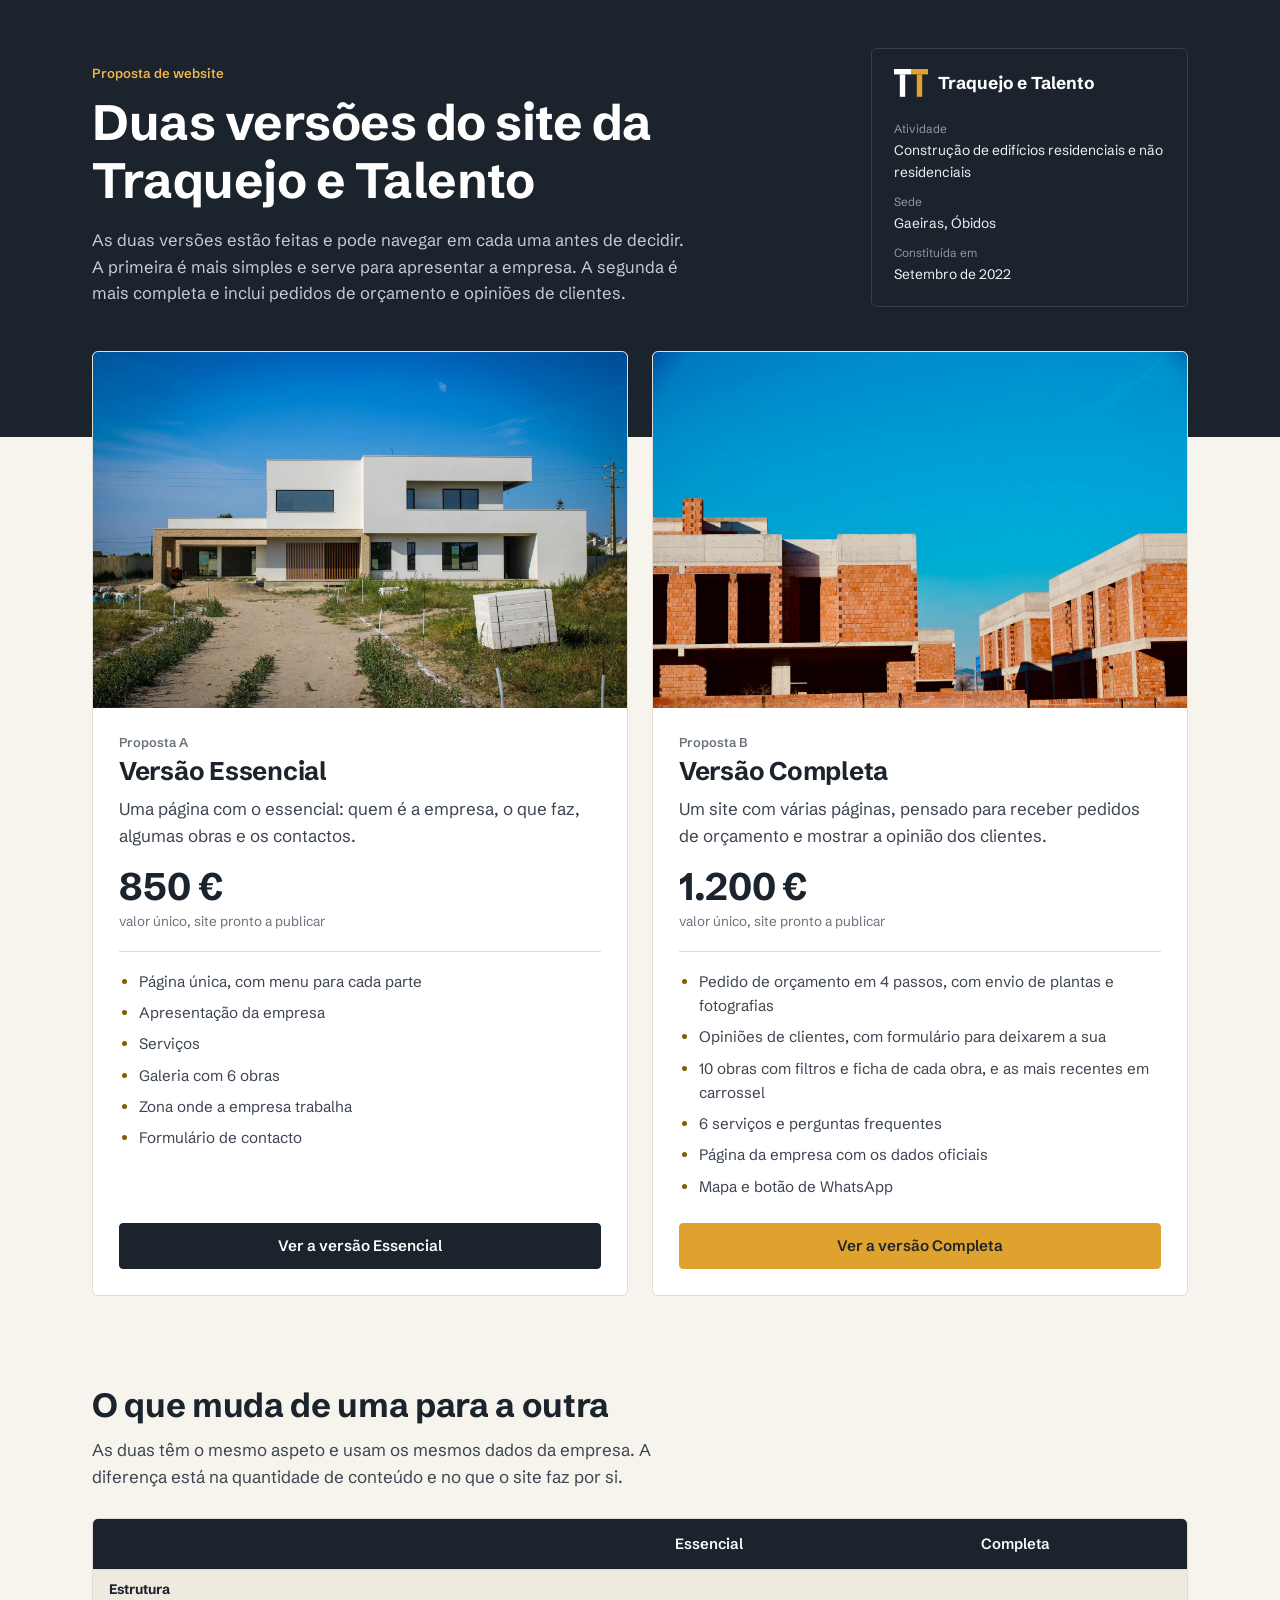
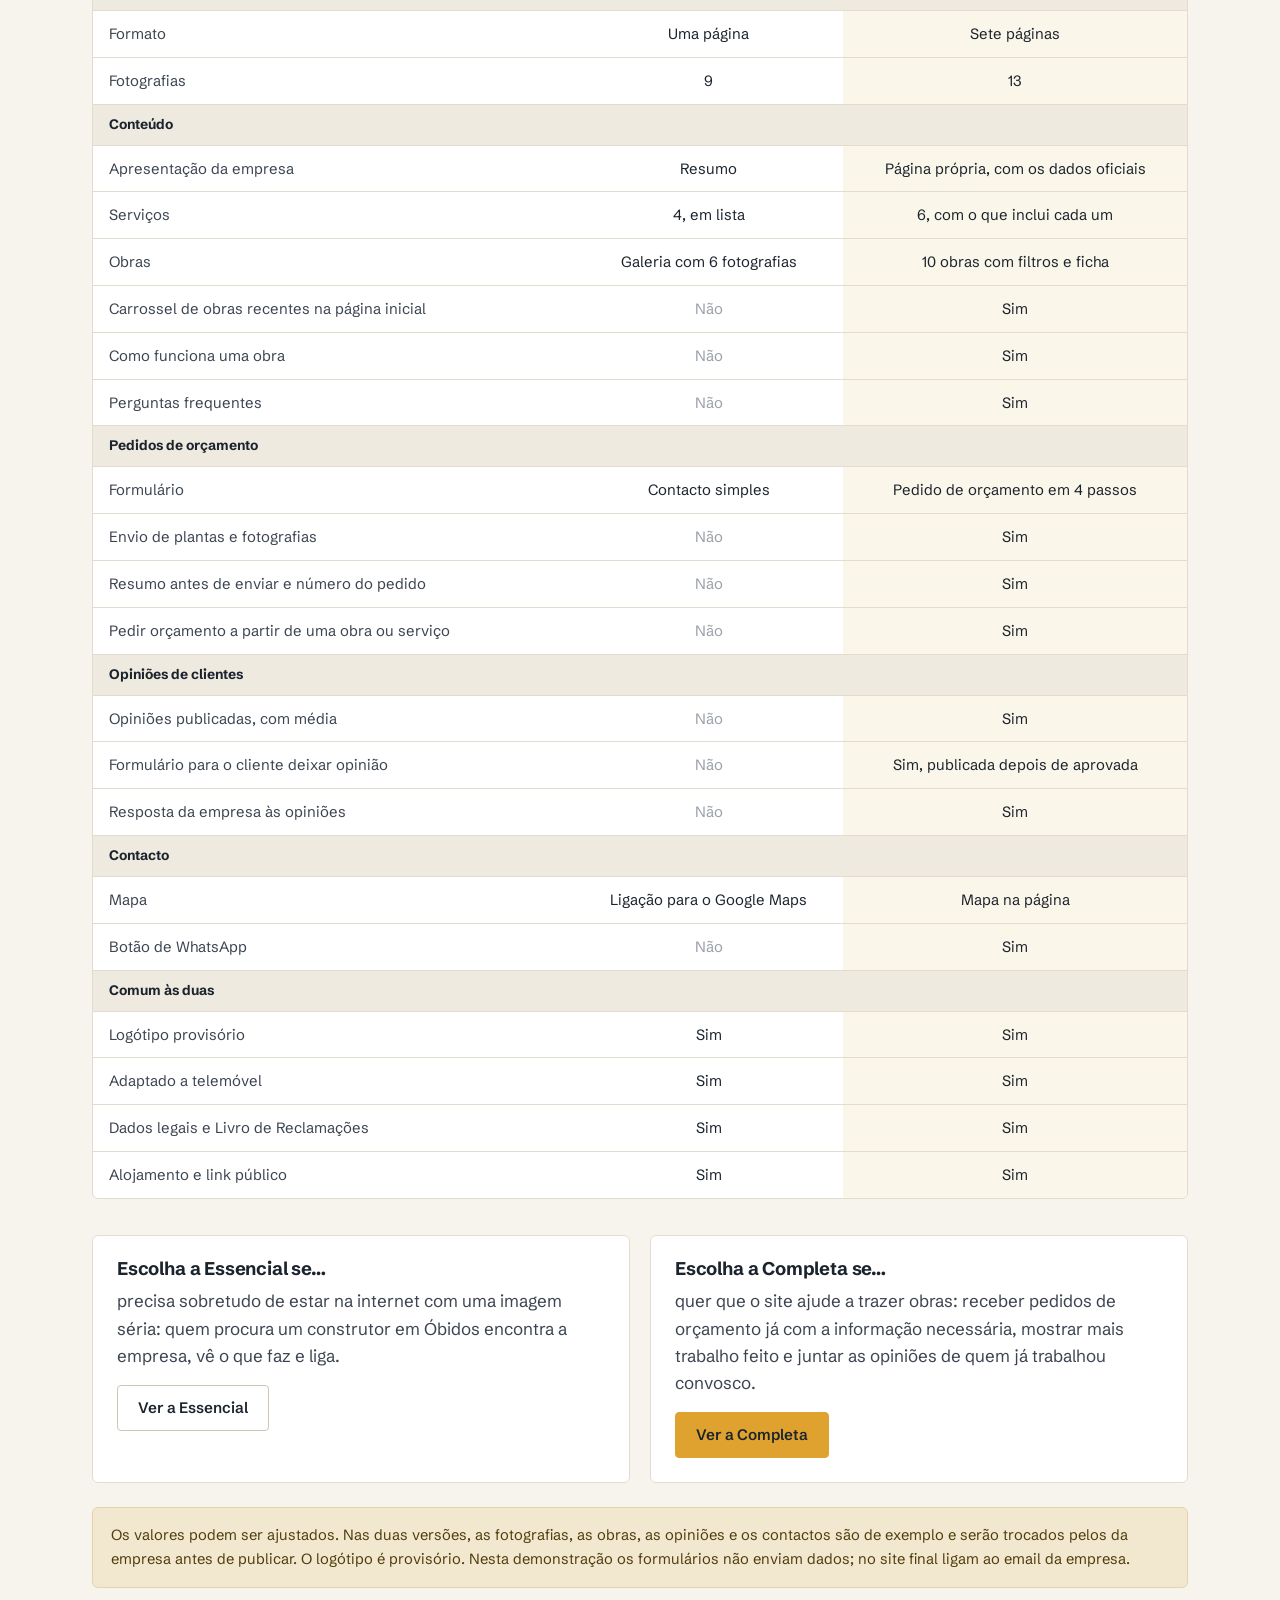
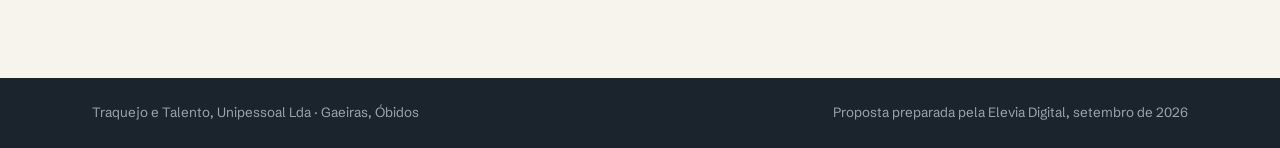
<file: index.html>
<!doctype html>
<html lang="pt-PT">
<head>
<meta charset="utf-8">
<meta name="viewport" content="width=device-width,initial-scale=1">
<meta name="robots" content="noindex,nofollow">
<title>Traquejo e Talento · Propostas de website</title>
<meta name="description" content="Proposta de website para a Traquejo e Talento, Unipessoal Lda, empresa de construção de edifícios em Óbidos. Duas versões: Essencial e Completa.">
<meta name="theme-color" content="#1B232C">
<link rel="icon" href="img/favicon.svg" type="image/svg+xml">
<link rel="preconnect" href="https://fonts.googleapis.com">
<link rel="preconnect" href="https://fonts.gstatic.com" crossorigin>
<link href="https://fonts.googleapis.com/css2?family=Schibsted+Grotesk:wght@400;500;600;700&display=swap" rel="stylesheet">
<link rel="stylesheet" href="assets/marca.css">
<style>
.topo{background:var(--tinta);color:var(--txt-inv);padding:48px 0 130px}
.topo-in{display:grid;grid-template-columns:minmax(0,1.4fr) minmax(0,.6fr);gap:40px;align-items:end}
@media (max-width:860px){.topo{padding:36px 0 118px}.topo-in{grid-template-columns:1fr;gap:28px}}
.topo .etiqueta{font-size:.82rem;font-weight:600;color:var(--ocre-2)}
.topo h1{color:#fff;font-size:clamp(2rem,4.4vw,3.1rem);margin-top:10px;max-width:20ch}
.topo .lead{margin-top:16px;max-width:60ch;font-size:1.04rem}
.empresa{padding:20px 22px;border:1px solid var(--linha-inv);border-radius:var(--raio)}
.empresa .marca-simb{width:34px}
.empresa dl{margin:16px 0 0;display:grid;gap:9px;font-size:.86rem}
.empresa dt{font-size:.74rem;color:#8E99A5}
.empresa dd{margin:1px 0 0;color:#EDF1F4}

.cartoes{display:grid;grid-template-columns:1fr 1fr;gap:24px;margin-top:-86px;align-items:stretch}
@media (max-width:860px){.cartoes{grid-template-columns:1fr}}
.cartao{display:flex;flex-direction:column;background:var(--branco);border:1px solid var(--linha);border-radius:var(--raio);overflow:hidden}
.cartao-img{display:block;aspect-ratio:16/8;background:var(--cal-2)}
.cartao-img img{width:100%;height:100%;object-fit:cover}
.cartao-corpo{display:flex;flex-direction:column;flex:1;padding:24px 26px 26px}
@media (max-width:480px){.cartao-corpo{padding:20px 18px 22px}}
.cartao .qual{font-size:.8rem;font-weight:600;color:var(--txt-2)}
.cartao h2{font-size:1.6rem;margin-top:4px}
.cartao-desc{margin-top:8px}
.preco{margin-top:18px;padding-bottom:18px;border-bottom:1px solid var(--linha)}
.preco b{font-size:2.4rem;font-weight:700;color:var(--tinta);letter-spacing:-.02em;line-height:1}
.preco span{display:block;margin-top:4px;font-size:.84rem;color:var(--txt-2)}
.lista{margin:18px 0 24px;padding-left:20px;display:grid;gap:7px;flex:1;align-content:start;font-size:.95rem}
.lista li::marker{color:var(--ocre-texto)}

.sec{padding:clamp(56px,8vw,90px) 0}
.sec h2{font-size:clamp(1.6rem,3vw,2.1rem)}
.sec .intro{margin-top:10px;max-width:62ch}

.tabela-wrap{margin-top:28px;overflow-x:auto;border:1px solid var(--linha);border-radius:var(--raio);background:var(--branco)}
.tabela{width:100%;min-width:600px;border-collapse:collapse;font-size:.93rem}
.tabela thead th{background:var(--tinta);color:#fff;font-weight:600;padding:13px 16px;text-align:center}
.tabela thead th:first-child{text-align:left}
.tabela th[scope=row]{text-align:left;font-weight:400;color:var(--txt);padding:11px 16px;width:44%}
.tabela td{text-align:center;padding:11px 16px;color:var(--tinta)}
.tabela td.c{background:#FBF6EA}
.tabela tbody tr{border-top:1px solid var(--linha)}
.tabela tr.grupo th{background:var(--cal-2);font-weight:700;font-size:.86rem;color:var(--tinta);padding:9px 16px;text-align:left}
.tabela .nao{color:#9AA0A8}
.dica{display:none;margin-top:8px;font-size:.8rem;color:var(--txt-2)}
@media (max-width:700px){.dica{display:block}}

.escolher{display:grid;grid-template-columns:1fr 1fr;gap:20px;margin-top:36px}
@media (max-width:760px){.escolher{grid-template-columns:1fr}}
.escolher article{padding:22px 24px 24px;border:1px solid var(--linha);border-radius:var(--raio);background:var(--branco)}
.escolher h3{font-size:1.15rem}
.escolher p{margin-top:8px}
.escolher .btn{margin-top:16px}
.nota{margin-top:24px;padding:16px 18px;border-radius:var(--raio);background:#F2E8CF;border:1px solid #E3D3AB;color:#4E3D0C;font-size:.92rem}

.rodape{background:var(--tinta);color:#9AA5B1;font-size:.84rem}
.rodape .wrap{display:flex;justify-content:space-between;gap:10px 30px;flex-wrap:wrap;padding-block:24px}
</style>
</head>
<body>
<a class="saltar" href="#propostas">Saltar para as propostas</a>

<header class="topo">
  <div class="wrap topo-in">
    <div>
      <p class="etiqueta">Proposta de website</p>
      <h1>Duas versões do site da Traquejo e Talento</h1>
      <p class="lead">As duas versões estão feitas e pode navegar em cada uma antes de decidir. A primeira é mais simples e serve para apresentar a empresa. A segunda é mais completa e inclui pedidos de orçamento e opiniões de clientes.</p>
    </div>
    <aside class="empresa" aria-label="Dados da empresa">
      <span class="marca inv">
        <svg class="marca-simb" viewBox="0 0 44 36" aria-hidden="true"><rect x="0" y="0" width="22" height="7" fill="currentColor"/><rect x="7.5" y="7" width="7" height="29" fill="currentColor"/><rect x="22" y="0" width="22" height="7" fill="#E0A22E"/><rect x="29.5" y="7" width="7" height="29" fill="#E0A22E"/></svg>
        <span class="marca-nome">Traquejo e Talento</span>
      </span>
      <dl>
        <div><dt>Atividade</dt><dd>Construção de edifícios residenciais e não residenciais</dd></div>
        <div><dt>Sede</dt><dd>Gaeiras, Óbidos</dd></div>
        <div><dt>Constituída em</dt><dd>Setembro de 2022</dd></div>
      </dl>
    </aside>
  </div>
</header>

<main id="propostas">
  <div class="wrap cartoes">
    <article class="cartao">
      <a class="cartao-img" href="essencial/" tabindex="-1" aria-hidden="true"><img src="img/moradia-nova.jpg" alt="" width="1800" height="1200"></a>
      <div class="cartao-corpo">
        <span class="qual">Proposta A</span>
        <h2>Versão Essencial</h2>
        <p class="cartao-desc">Uma página com o essencial: quem é a empresa, o que faz, algumas obras e os contactos.</p>
        <p class="preco"><b>850 €</b><span>valor único, site pronto a publicar</span></p>
        <ul class="lista">
          <li>Página única, com menu para cada parte</li>
          <li>Apresentação da empresa</li>
          <li>Serviços</li>
          <li>Galeria com 6 obras</li>
          <li>Zona onde a empresa trabalha</li>
          <li>Formulário de contacto</li>
        </ul>
        <a class="btn btn-escuro btn-bloco" href="essencial/">Ver a versão Essencial</a>
      </div>
    </article>

    <article class="cartao">
      <a class="cartao-img" href="completa/" tabindex="-1" aria-hidden="true"><img src="img/obra-tijolo.jpg" alt="" width="1800" height="1200"></a>
      <div class="cartao-corpo">
        <span class="qual">Proposta B</span>
        <h2>Versão Completa</h2>
        <p class="cartao-desc">Um site com várias páginas, pensado para receber pedidos de orçamento e mostrar a opinião dos clientes.</p>
        <p class="preco"><b>1.200 €</b><span>valor único, site pronto a publicar</span></p>
        <ul class="lista">
          <li>Pedido de orçamento em 4 passos, com envio de plantas e fotografias</li>
          <li>Opiniões de clientes, com formulário para deixarem a sua</li>
          <li>10 obras com filtros e ficha de cada obra, e as mais recentes em carrossel</li>
          <li>6 serviços e perguntas frequentes</li>
          <li>Página da empresa com os dados oficiais</li>
          <li>Mapa e botão de WhatsApp</li>
        </ul>
        <a class="btn btn-principal btn-bloco" href="completa/">Ver a versão Completa</a>
      </div>
    </article>
  </div>

  <section class="sec" id="comparar" aria-labelledby="comp-tit">
    <div class="wrap">
      <h2 id="comp-tit">O que muda de uma para a outra</h2>
      <p class="intro">As duas têm o mesmo aspeto e usam os mesmos dados da empresa. A diferença está na quantidade de conteúdo e no que o site faz por si.</p>

      <div class="tabela-wrap" role="region" aria-labelledby="comp-tit" tabindex="0">
        <table class="tabela">
          <thead><tr><th scope="col"><span class="sr">Característica</span></th><th scope="col">Essencial</th><th scope="col">Completa</th></tr></thead>
          <tbody>
            <tr class="grupo"><th colspan="3" scope="colgroup">Estrutura</th></tr>
            <tr><th scope="row">Formato</th><td>Uma página</td><td class="c">Sete páginas</td></tr>
            <tr><th scope="row">Fotografias</th><td>9</td><td class="c">13</td></tr>

            <tr class="grupo"><th colspan="3" scope="colgroup">Conteúdo</th></tr>
            <tr><th scope="row">Apresentação da empresa</th><td>Resumo</td><td class="c">Página própria, com os dados oficiais</td></tr>
            <tr><th scope="row">Serviços</th><td>4, em lista</td><td class="c">6, com o que inclui cada um</td></tr>
            <tr><th scope="row">Obras</th><td>Galeria com 6 fotografias</td><td class="c">10 obras com filtros e ficha</td></tr>
            <tr><th scope="row">Carrossel de obras recentes na página inicial</th><td class="nao">Não</td><td class="c">Sim</td></tr>
            <tr><th scope="row">Como funciona uma obra</th><td class="nao">Não</td><td class="c">Sim</td></tr>
            <tr><th scope="row">Perguntas frequentes</th><td class="nao">Não</td><td class="c">Sim</td></tr>

            <tr class="grupo"><th colspan="3" scope="colgroup">Pedidos de orçamento</th></tr>
            <tr><th scope="row">Formulário</th><td>Contacto simples</td><td class="c">Pedido de orçamento em 4 passos</td></tr>
            <tr><th scope="row">Envio de plantas e fotografias</th><td class="nao">Não</td><td class="c">Sim</td></tr>
            <tr><th scope="row">Resumo antes de enviar e número do pedido</th><td class="nao">Não</td><td class="c">Sim</td></tr>
            <tr><th scope="row">Pedir orçamento a partir de uma obra ou serviço</th><td class="nao">Não</td><td class="c">Sim</td></tr>

            <tr class="grupo"><th colspan="3" scope="colgroup">Opiniões de clientes</th></tr>
            <tr><th scope="row">Opiniões publicadas, com média</th><td class="nao">Não</td><td class="c">Sim</td></tr>
            <tr><th scope="row">Formulário para o cliente deixar opinião</th><td class="nao">Não</td><td class="c">Sim, publicada depois de aprovada</td></tr>
            <tr><th scope="row">Resposta da empresa às opiniões</th><td class="nao">Não</td><td class="c">Sim</td></tr>

            <tr class="grupo"><th colspan="3" scope="colgroup">Contacto</th></tr>
            <tr><th scope="row">Mapa</th><td>Ligação para o Google Maps</td><td class="c">Mapa na página</td></tr>
            <tr><th scope="row">Botão de WhatsApp</th><td class="nao">Não</td><td class="c">Sim</td></tr>

            <tr class="grupo"><th colspan="3" scope="colgroup">Comum às duas</th></tr>
            <tr><th scope="row">Logótipo provisório</th><td>Sim</td><td class="c">Sim</td></tr>
            <tr><th scope="row">Adaptado a telemóvel</th><td>Sim</td><td class="c">Sim</td></tr>
            <tr><th scope="row">Dados legais e Livro de Reclamações</th><td>Sim</td><td class="c">Sim</td></tr>
            <tr><th scope="row">Alojamento e link público</th><td>Sim</td><td class="c">Sim</td></tr>
          </tbody>
        </table>
      </div>
      <p class="dica">Deslize a tabela para o lado para ver as duas colunas.</p>

      <div class="escolher">
        <article>
          <h3>Escolha a Essencial se…</h3>
          <p>precisa sobretudo de estar na internet com uma imagem séria: quem procura um construtor em Óbidos encontra a empresa, vê o que faz e liga.</p>
          <a class="btn btn-contorno" href="essencial/">Ver a Essencial</a>
        </article>
        <article>
          <h3>Escolha a Completa se…</h3>
          <p>quer que o site ajude a trazer obras: receber pedidos de orçamento já com a informação necessária, mostrar mais trabalho feito e juntar as opiniões de quem já trabalhou convosco.</p>
          <a class="btn btn-principal" href="completa/">Ver a Completa</a>
        </article>
      </div>

      <p class="nota">Os valores podem ser ajustados. Nas duas versões, as fotografias, as obras, as opiniões e os contactos são de exemplo e serão trocados pelos da empresa antes de publicar. O logótipo é provisório. Nesta demonstração os formulários não enviam dados; no site final ligam ao email da empresa.</p>
    </div>
  </section>
</main>

<footer class="rodape">
  <div class="wrap">
    <span>Traquejo e Talento, Unipessoal Lda · Gaeiras, Óbidos</span>
    <span>Proposta preparada pela Elevia Digital, setembro de 2026</span>
  </div>
</footer>

<script>
/* ao abrir do disco (file://), as pastas não abrem o index.html sozinhas */
if (location.protocol === 'file:') {
  document.querySelectorAll('a[href]').forEach(function (a) {
    var h = a.getAttribute('href'), m = h.match(/^([^#?:]*\/)([#?].*)?$/);
    if (m) a.setAttribute('href', m[1] + 'index.html' + (m[2] || ''));
  });
}
</script>
</body>
</html>
</file>
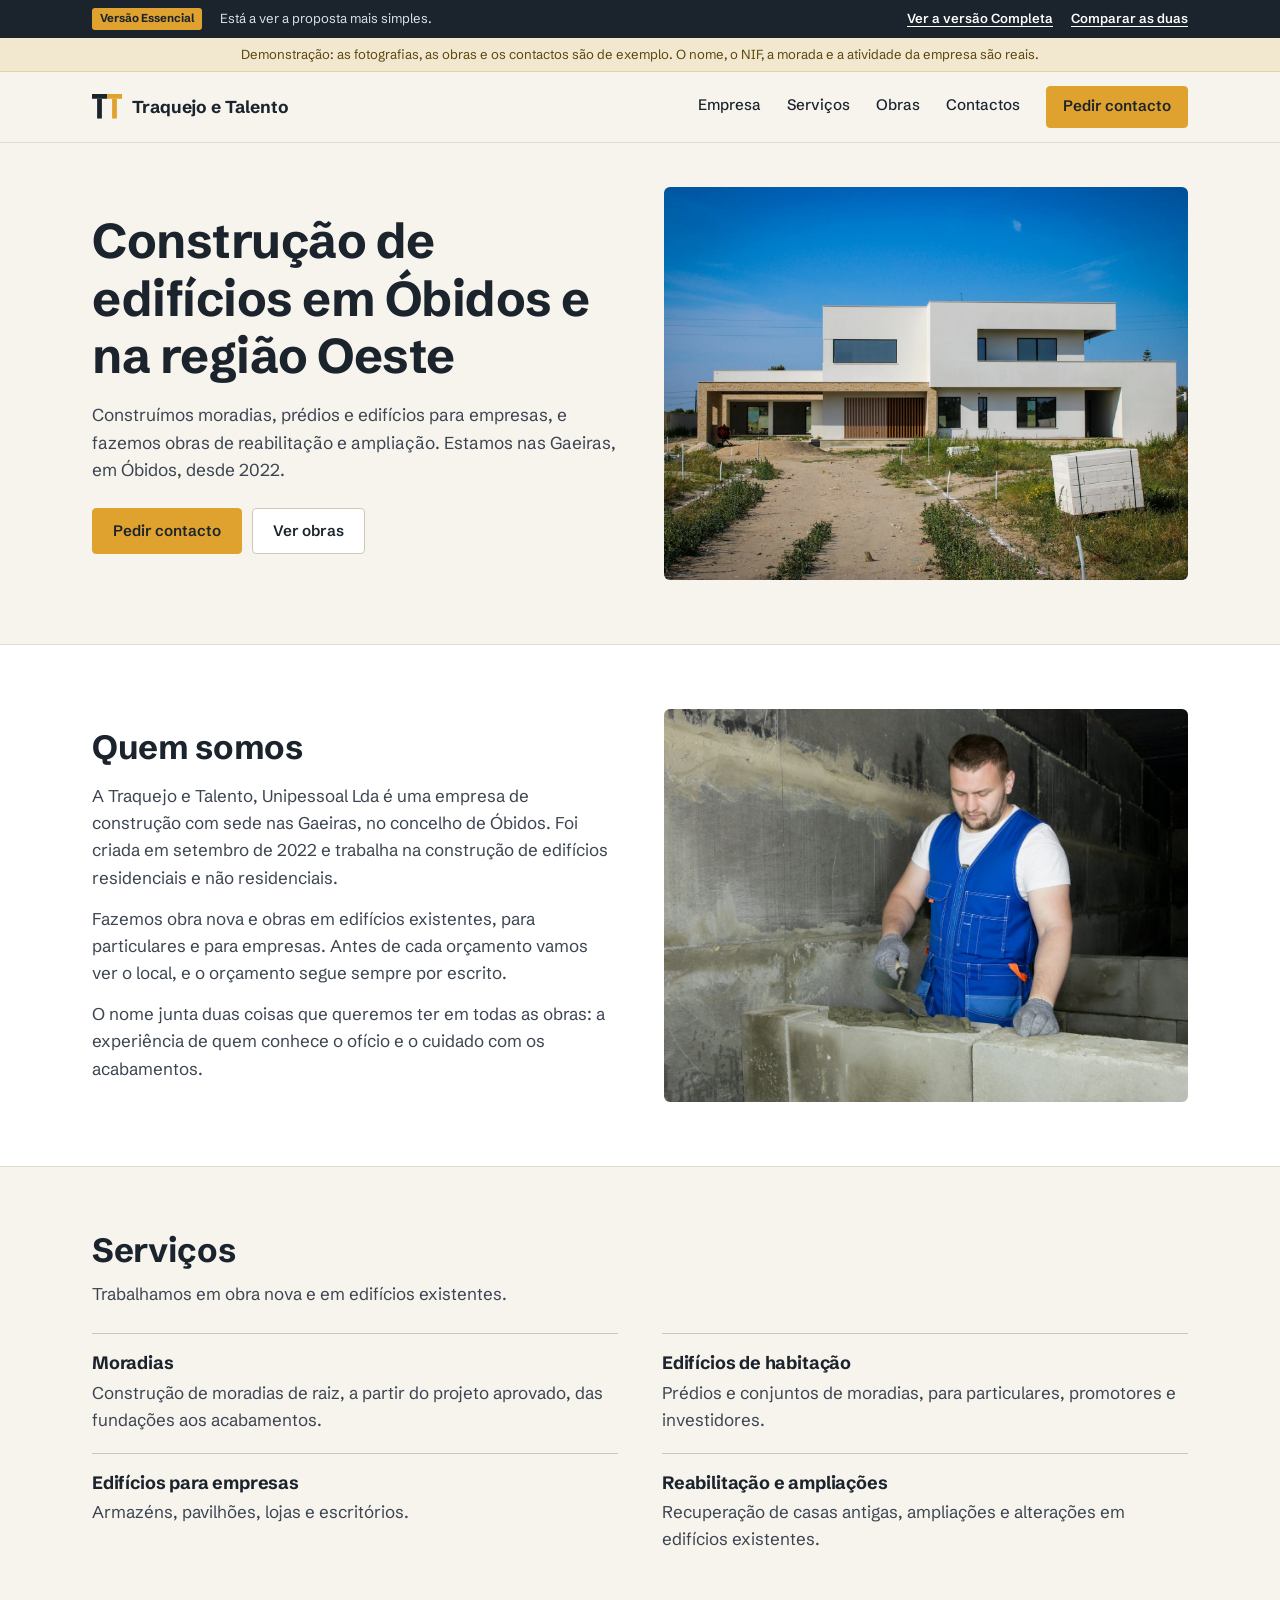
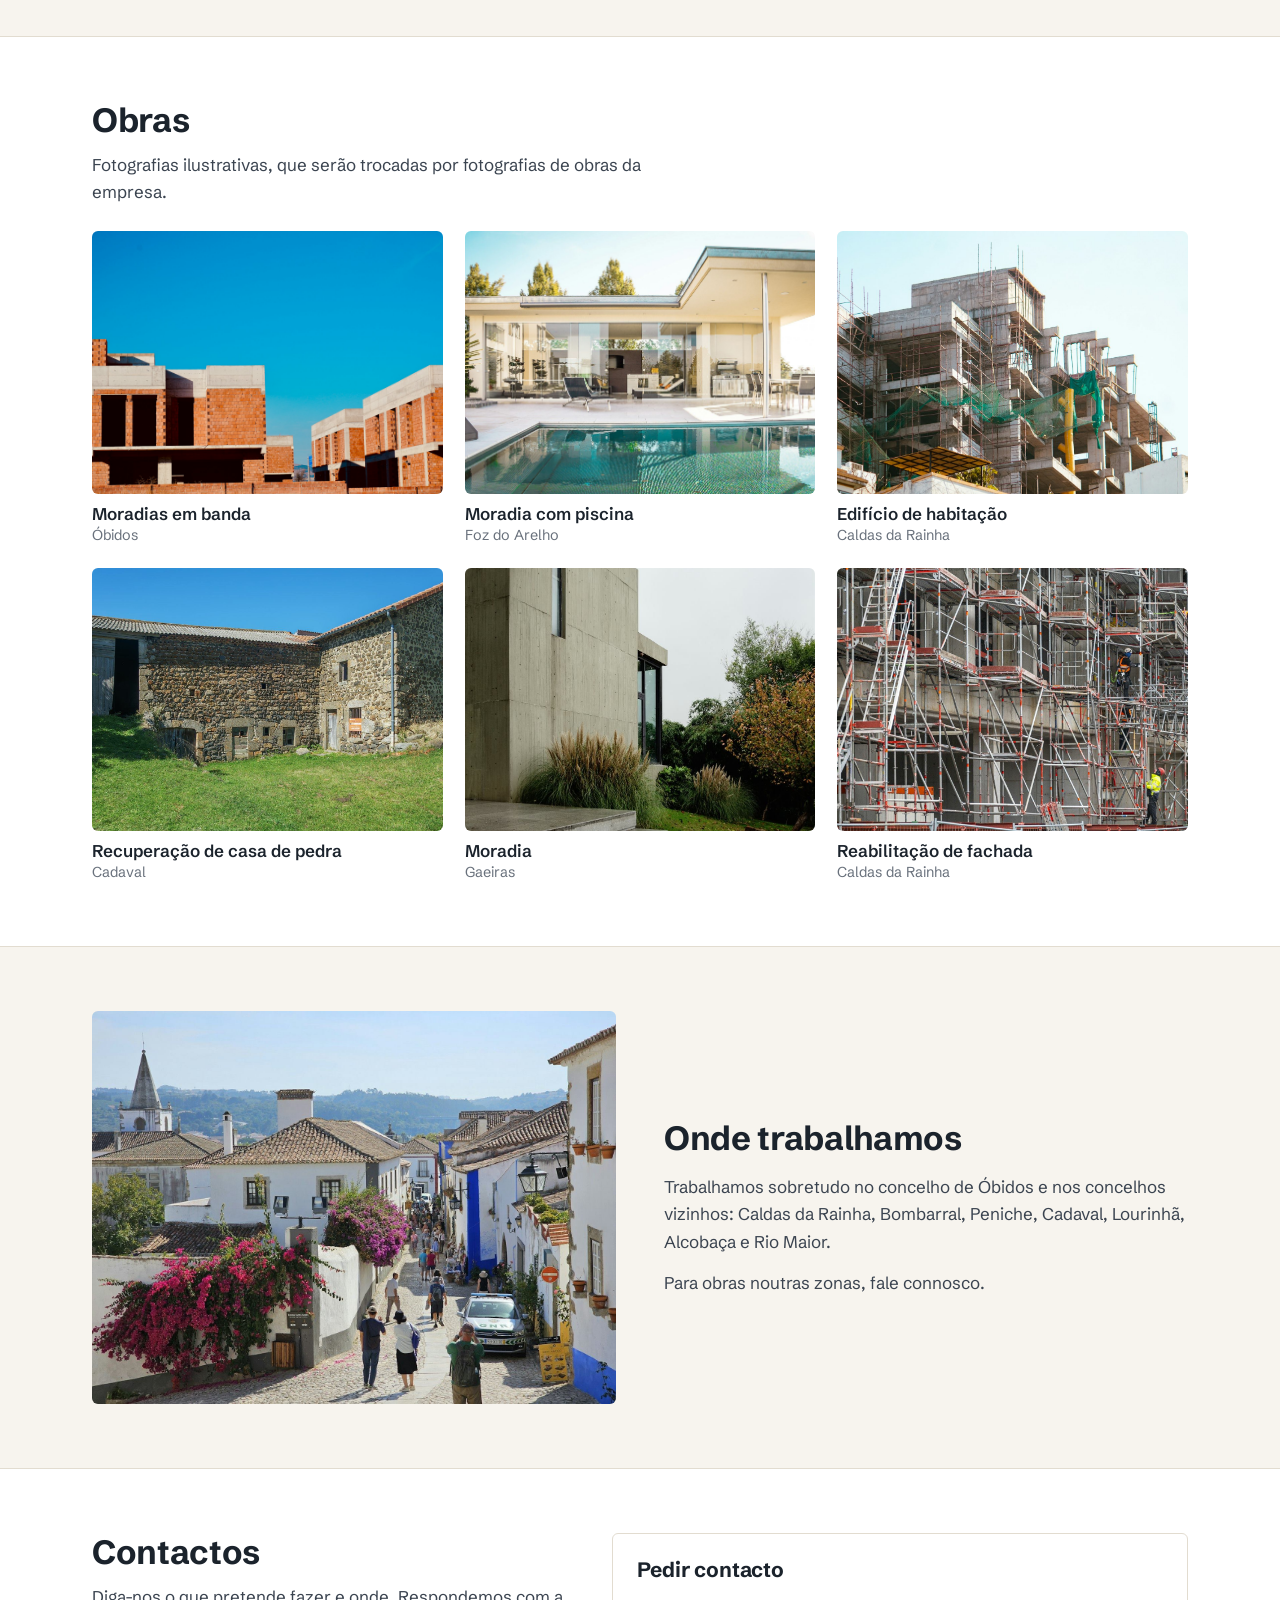
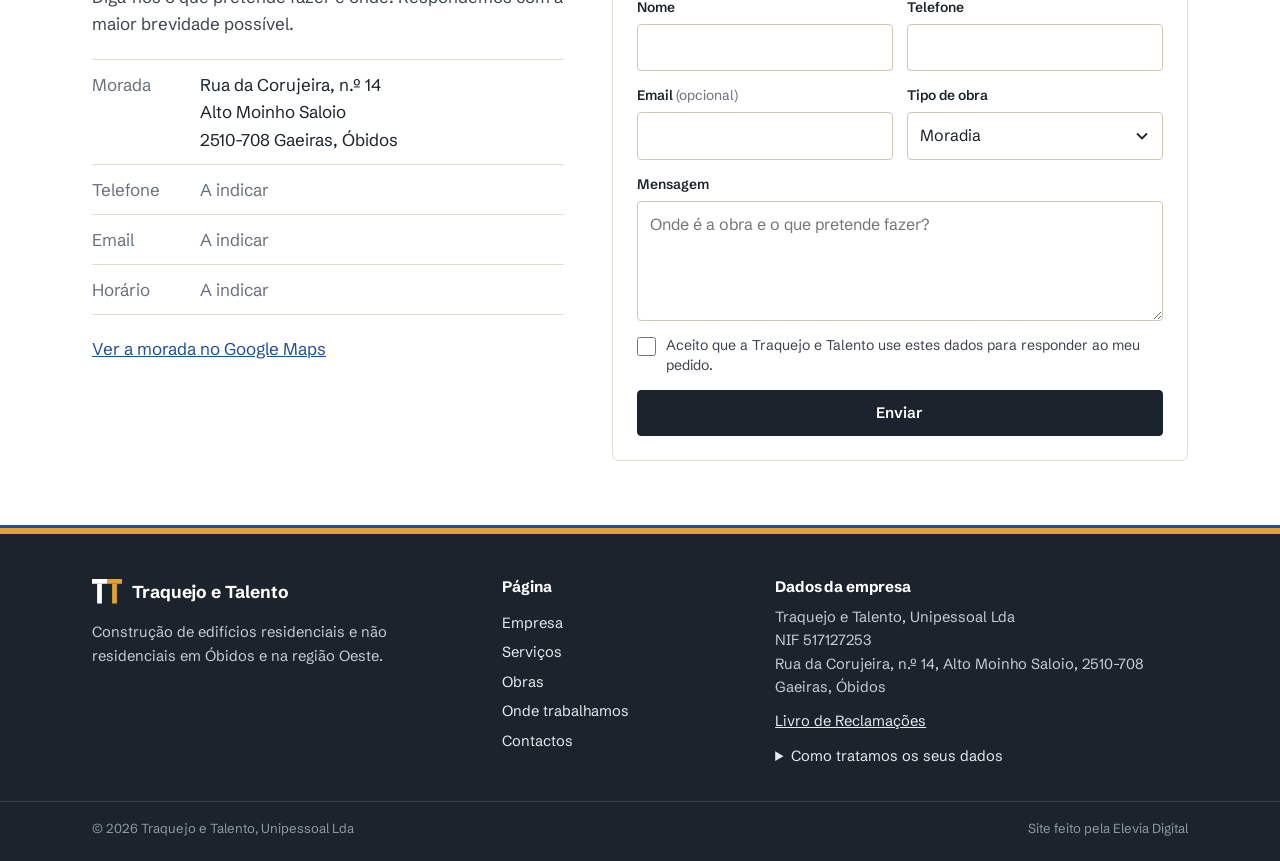
<file: essencial/index.html>
<!doctype html>
<html lang="pt-PT">
<head>
<meta charset="utf-8">
<meta name="viewport" content="width=device-width,initial-scale=1">
<meta name="robots" content="noindex,nofollow">
<title>Traquejo e Talento · Construção de edifícios em Óbidos</title>
<meta name="description" content="Traquejo e Talento, Unipessoal Lda. Construção de edifícios residenciais e não residenciais em Óbidos e na região Oeste: moradias, prédios, armazéns, reabilitação e ampliações.">
<meta name="theme-color" content="#1B232C">
<link rel="icon" href="../img/favicon.svg" type="image/svg+xml">
<link rel="preconnect" href="https://fonts.googleapis.com">
<link rel="preconnect" href="https://fonts.gstatic.com" crossorigin>
<link href="https://fonts.googleapis.com/css2?family=Schibsted+Grotesk:wght@400;500;600;700&display=swap" rel="stylesheet">
<link rel="stylesheet" href="../assets/marca.css">
<style>
html{scroll-behavior:smooth}
section[id]{scroll-margin-top:76px}

/* cabeçalho */
.cab{position:sticky;top:0;z-index:50;background:var(--cal);border-bottom:1px solid var(--linha)}
.cab-in{position:relative;display:flex;align-items:center;justify-content:space-between;gap:20px;height:70px}
.menu{display:flex;align-items:center;gap:26px}
.menu a:not(.btn){color:var(--tinta);text-decoration:none;font-size:.95rem;font-weight:500;padding:6px 0;border-bottom:2px solid transparent}
.menu a:not(.btn):hover,.menu a.ativo{border-bottom-color:var(--ocre)}
.menu .btn{min-height:42px;padding:9px 16px}
.menu-btn{display:none;min-height:42px;padding:8px 14px;border:1px solid var(--linha-2);border-radius:4px;background:var(--branco);font-weight:600;font-size:.9rem;color:var(--tinta)}
@media (max-width:860px){
  .menu-btn{display:inline-block}
  .menu{display:none;position:absolute;left:0;right:0;top:100%;flex-direction:column;align-items:stretch;gap:0;padding:4px clamp(18px,4vw,32px) 18px;background:var(--cal);border-bottom:1px solid var(--linha)}
  .menu.aberto{display:flex}
  .menu a:not(.btn){padding:13px 0;border-bottom:1px solid var(--linha)}
  .menu a:not(.btn):hover,.menu a.ativo{border-bottom-color:var(--linha)}
  .menu .btn{margin-top:14px}
}

/* entrada */
.hero{padding:44px 0 64px}
.hero-in{display:grid;grid-template-columns:minmax(0,1fr) minmax(0,1fr);gap:48px;align-items:center}
@media (max-width:860px){.hero-in{grid-template-columns:1fr;gap:28px}.hero{padding:28px 0 48px}}
.hero h1{font-size:clamp(2rem,4.3vw,3.05rem)}
.hero-txt p{margin-top:16px;font-size:1.08rem;max-width:48ch}
.hero-btns{display:flex;gap:10px;flex-wrap:wrap;margin-top:24px}
.hero img{width:100%;aspect-ratio:4/3;object-fit:cover;border-radius:var(--raio)}

/* secções */
.sec{padding:64px 0;border-top:1px solid var(--linha)}
@media (max-width:700px){.sec{padding:48px 0}}
.sec-branca{background:var(--branco)}
.sec h2{font-size:clamp(1.6rem,3vw,2.1rem)}
.sec .intro{margin-top:10px;max-width:62ch}
.duas-col{display:grid;grid-template-columns:minmax(0,1fr) minmax(0,1fr);gap:48px;align-items:center}
@media (max-width:860px){.duas-col{grid-template-columns:1fr;gap:28px}}
.duas-col img{width:100%;aspect-ratio:4/3;object-fit:cover;border-radius:var(--raio)}
.texto p{margin-top:14px}

.servicos{display:grid;grid-template-columns:1fr 1fr;gap:0 44px;margin-top:26px}
@media (max-width:700px){.servicos{grid-template-columns:1fr}}
.servicos div{padding:18px 0 20px;border-top:1px solid var(--linha-2)}
.servicos h3{font-size:1.12rem}
.servicos p{margin-top:5px}

.galeria{list-style:none;margin:26px 0 0;padding:0;display:grid;grid-template-columns:repeat(3,minmax(0,1fr));gap:22px}
@media (max-width:860px){.galeria{grid-template-columns:1fr 1fr}}
@media (max-width:520px){.galeria{grid-template-columns:1fr}}
.galeria figure{margin:0}
.galeria img{width:100%;aspect-ratio:4/3;object-fit:cover;border-radius:var(--raio);background:var(--cal-2)}
.galeria figcaption{margin-top:9px;font-weight:600;color:var(--tinta);line-height:1.35}
.galeria figcaption span{display:block;font-weight:400;font-size:.9rem;color:var(--txt-2)}

.contactos{display:grid;grid-template-columns:minmax(0,.9fr) minmax(0,1.1fr);gap:48px;align-items:start}
@media (max-width:860px){.contactos{grid-template-columns:1fr;gap:30px}}
.dados{margin:22px 0 20px}
.dados div{display:grid;grid-template-columns:96px minmax(0,1fr);gap:12px;padding:11px 0;border-top:1px solid var(--linha)}
.dados div:last-child{border-bottom:1px solid var(--linha)}
.dados dt{color:var(--txt-2)}
.dados dd{margin:0;color:var(--tinta)}
.dados .falta{color:var(--txt-2)}
.form{display:grid;gap:14px;padding:24px;background:var(--branco);border:1px solid var(--linha);border-radius:var(--raio)}
.form h3{font-size:1.3rem}

/* rodapé */
.rod{background:var(--tinta);color:var(--txt-inv);font-size:.92rem}
.rod-in{display:grid;grid-template-columns:minmax(0,1.1fr) minmax(0,.7fr) minmax(0,1.2fr);gap:32px;padding-block:44px 32px}
@media (max-width:860px){.rod-in{grid-template-columns:1fr;gap:26px}}
.rod p{margin-top:10px}
.rod h2{font-size:.95rem;color:#fff;margin-bottom:10px}
.rod nav{display:flex;flex-direction:column;align-items:flex-start;gap:6px}
.rod nav a{text-decoration:none}
.rod nav a:hover{text-decoration:underline}
.rod a{color:#E6EBEF}
.rod a:hover{color:var(--ocre-2)}
.rod details{margin-top:12px}
.rod summary{cursor:pointer;color:#E6EBEF}
.rod-base{border-top:1px solid var(--linha-inv)}
.rod-base .wrap{display:flex;justify-content:space-between;gap:8px 24px;flex-wrap:wrap;padding-block:16px 22px;font-size:.82rem;color:#8E99A5}
</style>
</head>
<body>
<a class="saltar" href="#conteudo">Saltar para o conteúdo</a>

<div class="proposta-barra">
  <div class="wrap">
    <div class="pb-esq"><span class="pb-selo">Versão Essencial</span><span class="pb-txt">Está a ver a proposta mais simples.</span></div>
    <nav class="pb-dir" aria-label="Propostas"><a href="../completa/">Ver a versão Completa</a><a href="../#comparar">Comparar as duas</a></nav>
  </div>
</div>
<p class="demo-nota">Demonstração: as fotografias, as obras e os contactos são de exemplo. O nome, o NIF, a morada e a atividade da empresa são reais.</p>

<header class="cab">
  <div class="wrap cab-in">
    <a class="marca" href="#inicio" aria-label="Traquejo e Talento, início">
      <svg class="marca-simb" viewBox="0 0 44 36" aria-hidden="true"><rect x="0" y="0" width="22" height="7" fill="currentColor"/><rect x="7.5" y="7" width="7" height="29" fill="currentColor"/><rect x="22" y="0" width="22" height="7" fill="#E0A22E"/><rect x="29.5" y="7" width="7" height="29" fill="#E0A22E"/></svg>
      <span class="marca-nome">Traquejo e Talento</span>
    </a>
    <button class="menu-btn" type="button" aria-expanded="false" aria-controls="menu">Menu</button>
    <nav class="menu" id="menu" aria-label="Principal">
      <a href="#empresa">Empresa</a>
      <a href="#servicos">Serviços</a>
      <a href="#obras">Obras</a>
      <a href="#contactos">Contactos</a>
      <a class="btn btn-principal" href="#contactos">Pedir contacto</a>
    </nav>
  </div>
</header>

<main id="conteudo">
  <section class="hero" id="inicio" aria-labelledby="hero-tit">
    <div class="wrap hero-in">
      <div class="hero-txt">
        <h1 id="hero-tit">Construção de edifícios em Óbidos e na região Oeste</h1>
        <p>Construímos moradias, prédios e edifícios para empresas, e fazemos obras de reabilitação e ampliação. Estamos nas Gaeiras, em Óbidos, desde 2022.</p>
        <div class="hero-btns">
          <a class="btn btn-principal" href="#contactos">Pedir contacto</a>
          <a class="btn btn-contorno" href="#obras">Ver obras</a>
        </div>
      </div>
      <img src="../img/moradia-nova.jpg" alt="Moradia de dois pisos acabada de construir" width="1800" height="1200" fetchpriority="high">
    </div>
  </section>

  <section class="sec sec-branca" id="empresa" aria-labelledby="emp-tit">
    <div class="wrap duas-col">
      <div class="texto">
        <h2 id="emp-tit">Quem somos</h2>
        <p>A Traquejo e Talento, Unipessoal Lda é uma empresa de construção com sede nas Gaeiras, no concelho de Óbidos. Foi criada em setembro de 2022 e trabalha na construção de edifícios residenciais e não residenciais.</p>
        <p>Fazemos obra nova e obras em edifícios existentes, para particulares e para empresas. Antes de cada orçamento vamos ver o local, e o orçamento segue sempre por escrito.</p>
        <p>O nome junta duas coisas que queremos ter em todas as obras: a experiência de quem conhece o ofício e o cuidado com os acabamentos.</p>
      </div>
      <img src="../img/equipa-obra.jpg" alt="Trabalhador a assentar blocos num muro em obra" width="1400" height="923" loading="lazy">
    </div>
  </section>

  <section class="sec" id="servicos" aria-labelledby="serv-tit">
    <div class="wrap">
      <h2 id="serv-tit">Serviços</h2>
      <p class="intro">Trabalhamos em obra nova e em edifícios existentes.</p>
      <div class="servicos">
        <div><h3>Moradias</h3><p>Construção de moradias de raiz, a partir do projeto aprovado, das fundações aos acabamentos.</p></div>
        <div><h3>Edifícios de habitação</h3><p>Prédios e conjuntos de moradias, para particulares, promotores e investidores.</p></div>
        <div><h3>Edifícios para empresas</h3><p>Armazéns, pavilhões, lojas e escritórios.</p></div>
        <div><h3>Reabilitação e ampliações</h3><p>Recuperação de casas antigas, ampliações e alterações em edifícios existentes.</p></div>
      </div>
    </div>
  </section>

  <section class="sec sec-branca" id="obras" aria-labelledby="obras-tit">
    <div class="wrap">
      <h2 id="obras-tit">Obras</h2>
      <p class="intro">Fotografias ilustrativas, que serão trocadas por fotografias de obras da empresa.</p>
      <ul class="galeria">
        <li><figure><img src="../img/obra-tijolo.jpg" alt="Moradias em construção, com estrutura de betão e paredes de tijolo" width="1800" height="1200" loading="lazy"><figcaption>Moradias em banda<span>Óbidos</span></figcaption></figure></li>
        <li><figure><img src="../img/moradia-jardim.jpg" alt="Moradia com piscina e alpendre" width="1600" height="1067" loading="lazy"><figcaption>Moradia com piscina<span>Foz do Arelho</span></figcaption></figure></li>
        <li><figure><img src="../img/habitacao-obra.jpg" alt="Edifício de habitação em construção, com andaimes" width="1400" height="787" loading="lazy"><figcaption>Edifício de habitação<span>Caldas da Rainha</span></figcaption></figure></li>
        <li><figure><img src="../img/casa-antiga.jpg" alt="Casa antiga de pedra antes da recuperação" width="1400" height="933" loading="lazy"><figcaption>Recuperação de casa de pedra<span>Cadaval</span></figcaption></figure></li>
        <li><figure><img src="../img/moradia-betao.jpg" alt="Moradia em betão com jardim" width="1049" height="1400" loading="lazy"><figcaption>Moradia<span>Gaeiras</span></figcaption></figure></li>
        <li><figure><img src="../img/andaimes-fachada.jpg" alt="Fachada de um prédio com andaimes durante a obra" width="1400" height="932" loading="lazy"><figcaption>Reabilitação de fachada<span>Caldas da Rainha</span></figcaption></figure></li>
      </ul>
    </div>
  </section>

  <section class="sec" id="zona" aria-labelledby="zona-tit">
    <div class="wrap duas-col">
      <img src="../img/obidos-rua.jpg" alt="Rua de Óbidos com casas brancas e barras azuis" width="1400" height="1050" loading="lazy">
      <div class="texto">
        <h2 id="zona-tit">Onde trabalhamos</h2>
        <p>Trabalhamos sobretudo no concelho de Óbidos e nos concelhos vizinhos: Caldas da Rainha, Bombarral, Peniche, Cadaval, Lourinhã, Alcobaça e Rio Maior.</p>
        <p>Para obras noutras zonas, fale connosco.</p>
      </div>
    </div>
  </section>

  <section class="sec sec-branca" id="contactos" aria-labelledby="ct-tit">
    <div class="wrap contactos">
      <div>
        <h2 id="ct-tit">Contactos</h2>
        <p class="intro">Diga-nos o que pretende fazer e onde. Respondemos com a maior brevidade possível.</p>
        <dl class="dados">
          <div><dt>Morada</dt><dd>Rua da Corujeira, n.º 14<br>Alto Moinho Saloio<br>2510-708 Gaeiras, Óbidos</dd></div>
          <div><dt>Telefone</dt><dd class="falta">A indicar</dd></div>
          <div><dt>Email</dt><dd class="falta">A indicar</dd></div>
          <div><dt>Horário</dt><dd class="falta">A indicar</dd></div>
        </dl>
        <a href="https://www.google.com/maps/search/?api=1&amp;query=Rua%20da%20Corujeira%2014%2C%202510-708%20Gaeiras%2C%20%C3%93bidos" target="_blank" rel="noopener">Ver a morada no Google Maps</a>
      </div>

      <form class="form" id="form-contacto" novalidate>
        <h3>Pedir contacto</h3>
        <div class="duas">
          <div class="campo"><label for="c-nome">Nome</label><input id="c-nome" name="nome" autocomplete="name" required><span class="erro-msg">Indique o seu nome.</span></div>
          <div class="campo"><label for="c-tel">Telefone</label><input id="c-tel" name="telefone" type="tel" autocomplete="tel" inputmode="tel" required><span class="erro-msg">Indique um telefone válido.</span></div>
        </div>
        <div class="duas">
          <div class="campo"><label for="c-email">Email <span class="opc">(opcional)</span></label><input id="c-email" name="email" type="email" autocomplete="email"><span class="erro-msg">Este email não parece válido.</span></div>
          <div class="campo"><label for="c-tipo">Tipo de obra</label>
            <select id="c-tipo" name="tipo">
              <option>Moradia</option>
              <option>Edifício de habitação</option>
              <option>Edifício para empresa</option>
              <option>Reabilitação ou ampliação</option>
              <option>Outro assunto</option>
            </select>
          </div>
        </div>
        <div class="campo"><label for="c-msg">Mensagem</label><textarea id="c-msg" name="mensagem" rows="4" placeholder="Onde é a obra e o que pretende fazer?" required></textarea><span class="erro-msg">Escreva uma mensagem.</span></div>
        <label class="check" id="c-rgpd-l"><input type="checkbox" id="c-rgpd" required> Aceito que a Traquejo e Talento use estes dados para responder ao meu pedido.</label>
        <button class="btn btn-escuro btn-bloco" type="submit">Enviar</button>
        <p class="form-ok" id="c-ok" role="status" hidden><b>Obrigado.</b> Nesta demonstração a mensagem não é enviada; no site final chega ao email da empresa.</p>
      </form>
    </div>
  </section>
</main>

<div class="barra-obidos" aria-hidden="true"></div>
<footer class="rod">
  <div class="wrap rod-in">
    <div>
      <span class="marca inv">
        <svg class="marca-simb" viewBox="0 0 44 36" aria-hidden="true"><rect x="0" y="0" width="22" height="7" fill="currentColor"/><rect x="7.5" y="7" width="7" height="29" fill="currentColor"/><rect x="22" y="0" width="22" height="7" fill="#E0A22E"/><rect x="29.5" y="7" width="7" height="29" fill="#E0A22E"/></svg>
        <span class="marca-nome">Traquejo e Talento</span>
      </span>
      <p>Construção de edifícios residenciais e não residenciais em Óbidos e na região Oeste.</p>
    </div>
    <nav aria-label="Rodapé">
      <h2>Página</h2>
      <a href="#empresa">Empresa</a>
      <a href="#servicos">Serviços</a>
      <a href="#obras">Obras</a>
      <a href="#zona">Onde trabalhamos</a>
      <a href="#contactos">Contactos</a>
    </nav>
    <div>
      <h2>Dados da empresa</h2>
      <p>Traquejo e Talento, Unipessoal Lda<br>NIF 517127253<br>Rua da Corujeira, n.º 14, Alto Moinho Saloio, 2510-708 Gaeiras, Óbidos</p>
      <p><a href="https://www.livroreclamacoes.pt/" target="_blank" rel="noopener">Livro de Reclamações</a></p>
      <details>
        <summary>Como tratamos os seus dados</summary>
        <p>Os dados enviados pelo formulário servem apenas para responder ao seu pedido. Não são partilhados com terceiros nem usados para publicidade, e pode pedir a qualquer momento que sejam apagados.</p>
      </details>
    </div>
  </div>
  <div class="rod-base"><div class="wrap"><span>© 2026 Traquejo e Talento, Unipessoal Lda</span><span>Site feito pela Elevia Digital</span></div></div>
</footer>

<script>
(function () {
  'use strict';

  /* ao abrir do disco (file://), as pastas não abrem o index.html sozinhas */
  if (location.protocol === 'file:') {
    document.querySelectorAll('a[href]').forEach(function (a) {
      var h = a.getAttribute('href'), m = h.match(/^([^#?:]*\/)([#?].*)?$/);
      if (m) a.setAttribute('href', m[1] + 'index.html' + (m[2] || ''));
    });
  }

  /* menu no telemóvel */
  var menu = document.getElementById('menu'), botao = document.querySelector('.menu-btn');
  function fechar() { menu.classList.remove('aberto'); botao.setAttribute('aria-expanded', 'false'); }
  botao.addEventListener('click', function () {
    var abrir = !menu.classList.contains('aberto');
    menu.classList.toggle('aberto', abrir);
    botao.setAttribute('aria-expanded', String(abrir));
  });
  menu.addEventListener('click', function (e) { if (e.target.closest('a')) fechar(); });
  document.addEventListener('keydown', function (e) { if (e.key === 'Escape') fechar(); });

  /* ligação do menu correspondente à secção visível */
  var ligacoes = Array.prototype.slice.call(menu.querySelectorAll('a:not(.btn)'));
  if ('IntersectionObserver' in window) {
    var io = new IntersectionObserver(function (entradas) {
      entradas.forEach(function (en) {
        if (!en.isIntersecting) return;
        ligacoes.forEach(function (a) { a.classList.toggle('ativo', a.getAttribute('href') === '#' + en.target.id); });
      });
    }, { rootMargin: '-45% 0px -50% 0px' });
    ['inicio', 'empresa', 'servicos', 'obras', 'zona', 'contactos'].forEach(function (id) { io.observe(document.getElementById(id)); });
  }

  /* formulário: validação simples, sem envio nesta demonstração */
  var form = document.getElementById('form-contacto');
  function marcar(el, invalido) { var c = el.closest('.campo'); if (c) c.classList.toggle('erro', invalido); el.setAttribute('aria-invalid', invalido ? 'true' : 'false'); }
  form.addEventListener('submit', function (e) {
    e.preventDefault();
    var nome = form.elements.nome, tel = form.elements.telefone, email = form.elements.email, msg = form.elements.mensagem, rgpd = document.getElementById('c-rgpd');
    var erros = [];
    var okNome = nome.value.trim().length >= 2; marcar(nome, !okNome); if (!okNome) erros.push(nome);
    var okTel = tel.value.replace(/\D/g, '').length >= 9; marcar(tel, !okTel); if (!okTel) erros.push(tel);
    var okEmail = !email.value.trim() || /^[^\s@]+@[^\s@]+\.[^\s@]{2,}$/.test(email.value.trim()); marcar(email, !okEmail); if (!okEmail) erros.push(email);
    var okMsg = msg.value.trim().length >= 5; marcar(msg, !okMsg); if (!okMsg) erros.push(msg);
    document.getElementById('c-rgpd-l').classList.toggle('erro', !rgpd.checked); if (!rgpd.checked) erros.push(rgpd);
    if (erros.length) { erros[0].focus(); return; }
    var ok = document.getElementById('c-ok');
    form.reset();
    ok.hidden = false;
    ok.setAttribute('tabindex', '-1');
    ok.focus();
  });
  form.addEventListener('input', function (e) { var c = e.target.closest('.campo'); if (c && c.classList.contains('erro')) marcar(e.target, false); });
})();
</script>
</body>
</html>
</file>
<file: assets/marca.css>
/* Traquejo e Talento · base comum às três páginas */
:root{
  --cal:#F7F4EE;
  --cal-2:#EFEAE0;
  --branco:#FFFFFF;
  --tinta:#1B232C;
  --tinta-2:#2A343F;
  --txt:#3B4450;
  --txt-2:#69717C;
  --txt-inv:#C5CDD5;
  --linha:#E2DCD0;
  --linha-2:#CFC6B6;
  --linha-inv:#36414C;
  --ocre:#E0A22E;
  --ocre-2:#EDB54C;
  --ocre-texto:#855A08;
  --azul:#1F4F9A;
  --verde:#2F7A4E;
  --erro:#B42318;
  --letra:'Schibsted Grotesk',system-ui,-apple-system,'Segoe UI',Roboto,Arial,sans-serif;
  --maxw:1160px;
  --raio:6px;
}

*,*::before,*::after{box-sizing:border-box}
html{-webkit-text-size-adjust:100%;text-size-adjust:100%}
body{margin:0;background:var(--cal);color:var(--txt);font-family:var(--letra);font-size:17px;line-height:1.6;-webkit-font-smoothing:antialiased;overflow-x:hidden}
h1,h2,h3,h4{font-family:var(--letra);color:var(--tinta);font-weight:700;letter-spacing:-.01em;line-height:1.18;margin:0}
p{margin:0}
a{color:var(--azul)}
img{display:block;max-width:100%;height:auto}
button,input,select,textarea{font:inherit;color:inherit}
button{cursor:pointer}
[hidden]{display:none!important}
:focus-visible{outline:2px solid var(--azul);outline-offset:2px}

.wrap{width:100%;max-width:var(--maxw);margin-inline:auto;padding-inline:clamp(18px,4vw,32px)}
.sr{position:absolute!important;width:1px!important;height:1px!important;padding:0!important;margin:-1px!important;overflow:hidden!important;clip:rect(0 0 0 0)!important;white-space:nowrap!important;border:0!important}
.saltar{position:absolute;left:12px;top:-60px;z-index:200;background:var(--tinta);color:#fff;padding:10px 16px;border-radius:var(--raio);font-weight:600;text-decoration:none}
.saltar:focus{top:12px}

/* botões */
.btn{display:inline-flex;align-items:center;justify-content:center;min-height:46px;padding:11px 20px;border-radius:4px;border:1px solid transparent;background:transparent;font-weight:600;font-size:.95rem;line-height:1.2;text-decoration:none;white-space:nowrap;transition:background-color .15s,border-color .15s,color .15s}
.btn-principal{background:var(--ocre);border-color:var(--ocre);color:var(--tinta)}
.btn-principal:hover{background:var(--ocre-2);border-color:var(--ocre-2)}
.btn-escuro{background:var(--tinta);border-color:var(--tinta);color:#fff}
.btn-escuro:hover{background:var(--tinta-2);border-color:var(--tinta-2)}
.btn-contorno{border-color:var(--linha-2);color:var(--tinta);background:var(--branco)}
.btn-contorno:hover{border-color:var(--tinta)}
.btn-claro{border-color:rgba(255,255,255,.55);color:#fff}
.btn-claro:hover{border-color:#fff;background:rgba(255,255,255,.08)}
.btn-bloco{width:100%}

/* logótipo provisório */
.marca{display:inline-flex;align-items:center;gap:10px;color:var(--tinta);text-decoration:none}
.marca-simb{width:30px;height:auto;flex:none}
.marca-nome{font-weight:700;font-size:1.08rem;letter-spacing:-.005em;white-space:nowrap}
.marca.inv{color:#fff}

/* barra das propostas (só enquanto é proposta) */
.proposta-barra{background:var(--tinta);color:#DCE2E8;font-size:.82rem;line-height:1.35}
.proposta-barra .wrap{display:flex;align-items:center;justify-content:space-between;gap:8px 20px;flex-wrap:wrap;padding-block:8px}
.pb-esq,.pb-dir{display:flex;align-items:center;gap:8px 18px;flex-wrap:wrap}
.pb-selo{background:var(--ocre);color:var(--tinta);font-weight:700;font-size:.72rem;padding:3px 8px;border-radius:3px;white-space:nowrap}
.proposta-barra a{color:#fff;font-weight:600;text-decoration:underline;text-underline-offset:3px;white-space:nowrap}
.proposta-barra a:hover{color:var(--ocre-2)}
@media (max-width:640px){.pb-txt{display:none}}
.demo-nota{background:#F2E8CF;color:#5A460E;font-size:.82rem;line-height:1.45;text-align:center;padding:7px 16px;border-bottom:1px solid #E3D3AB}

/* barra amarela e azul das casas de Óbidos */
.barra-obidos{height:9px;background:linear-gradient(180deg,var(--azul) 0 3px,var(--ocre) 3px 100%)}

/* formulários */
.campo{display:flex;flex-direction:column;gap:5px;min-width:0}
.campo > label,.campo .leg{font-size:.86rem;font-weight:600;color:var(--tinta)}
.campo .opc{font-weight:400;color:var(--txt-2)}
.campo input:not([type=checkbox]):not([type=radio]):not([type=file]),.campo select,.campo textarea{width:100%;min-height:46px;padding:10px 12px;border:1px solid var(--linha-2);border-radius:4px;background:#fff;color:var(--tinta);font-size:1rem}
.campo select{appearance:none;-webkit-appearance:none;padding-right:38px;background-image:url("data:image/svg+xml,%3Csvg xmlns='http://www.w3.org/2000/svg' width='12' height='8' viewBox='0 0 12 8'%3E%3Cpath d='M1 1.5l5 5 5-5' fill='none' stroke='%231B232C' stroke-width='1.8'/%3E%3C/svg%3E");background-repeat:no-repeat;background-position:right 14px center}
.campo input[type=file]{font-size:.9rem;padding:8px 0}
.campo textarea{min-height:120px;resize:vertical;line-height:1.5}
.campo input:focus,.campo select:focus,.campo textarea:focus{outline:none;border-color:var(--azul);box-shadow:0 0 0 3px rgba(31,79,154,.15)}
.campo .ajuda{font-size:.8rem;color:var(--txt-2)}
.campo .erro-msg{display:none;font-size:.8rem;color:var(--erro)}
.campo.erro input,.campo.erro select,.campo.erro textarea{border-color:var(--erro)}
.campo.erro .erro-msg{display:block}
.check{display:flex;gap:10px;align-items:flex-start;font-size:.88rem;line-height:1.45;color:var(--txt)}
.check input{width:19px;height:19px;margin:2px 0 0;accent-color:var(--tinta);flex:none}
.check.erro{color:var(--erro)}
.duas{display:grid;grid-template-columns:1fr 1fr;gap:14px}
@media (max-width:540px){.duas{grid-template-columns:1fr}}
.form-ok{padding:14px 16px;border-radius:4px;background:#E7F1EA;border:1px solid #BFD9C7;color:#1F4B31;font-size:.92rem}
.form-ok b{color:#163823}

@media (prefers-reduced-motion:reduce){*{transition:none!important;scroll-behavior:auto!important}}
</file>
